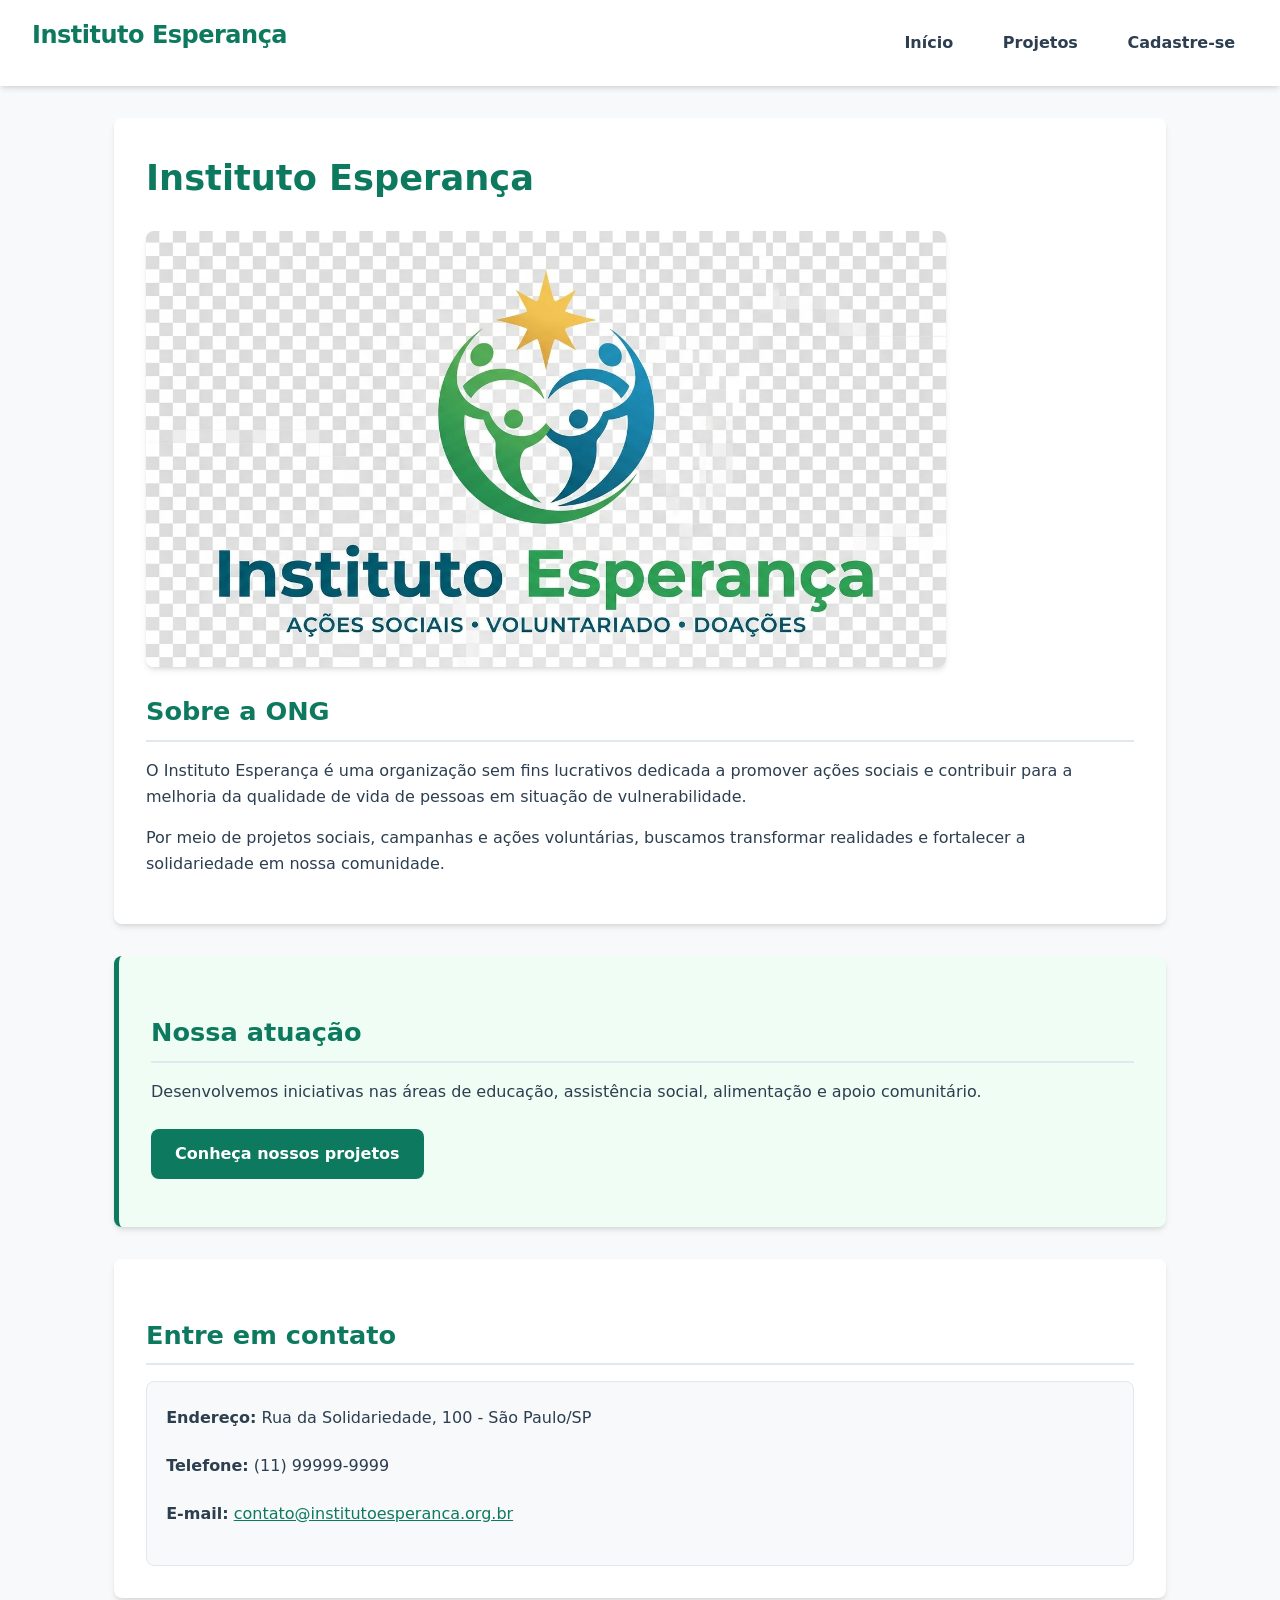
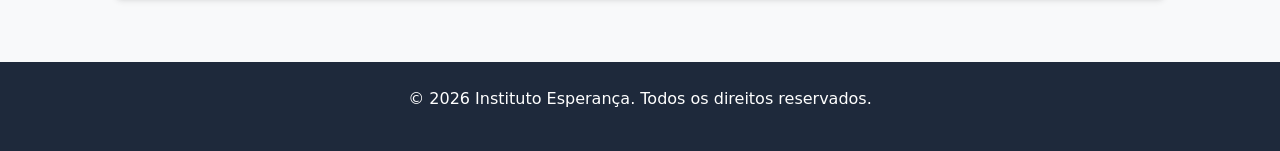
<file: index.html>
<!-- INDEX HTML -->
<!DOCTYPE html>
<html lang="pt-BR">
<head>
    <meta charset="UTF-8">
    <meta name="viewport" content="width=device-width, initial-scale=1.0">
    <meta name="description" content="Instituto Esperança - ações sociais, voluntariado e doações.">
    <link rel="stylesheet" href="css/global.css">
    <link rel="stylesheet" href="css/index.css">
    <title>Instituto Esperança | Início</title>
</head>
<body>
    <header>
        <p><strong>Instituto Esperança</strong></p>
        <nav aria-label="Navegação principal">
            <ul>
                <li><a href="index.html">Início</a></li>
                <li><a href="projetos.html">Projetos</a></li>
                <li><a href="cadastro.html">Cadastre-se</a></li>
            </ul>
        </nav>
    </header>

    <main>
        <section id="apresentacao">
            <h1>Instituto Esperança</h1>
            <img src="assets/ong.jpeg"
                 alt="Voluntários do Instituto Esperança realizando uma ação social"
                 width="800" height="450">
            <h2>Sobre a ONG</h2>
            <p>
                O Instituto Esperança é uma organização sem fins lucrativos
                dedicada a promover ações sociais e contribuir para a melhoria
                da qualidade de vida de pessoas em situação de vulnerabilidade.
            </p>
            <p>
                Por meio de projetos sociais, campanhas e ações voluntárias,
                buscamos transformar realidades e fortalecer a solidariedade
                em nossa comunidade.
            </p>
        </section>

        <section id="atuacao">
            <h2>Nossa atuação</h2>
            <p>
                Desenvolvemos iniciativas nas áreas de educação, assistência
                social, alimentação e apoio comunitário.
            </p>
            <p><a href="projetos.html">Conheça nossos projetos</a></p>
        </section>

        <section id="contato">
            <h2>Entre em contato</h2>
            <address>
                <p><strong>Endereço:</strong> Rua da Solidariedade, 100 - São Paulo/SP</p>
                <p><strong>Telefone:</strong> (11) 99999-9999</p>
                <p><strong>E-mail:</strong>
                    <a href="mailto:contato@institutoesperanca.org.br">
                        contato@institutoesperanca.org.br
                    </a>
                </p>
            </address>
        </section>
    </main>

    <footer>
        <p>&copy; 2026 Instituto Esperança. Todos os direitos reservados.</p>
    </footer>
</body>
</html>
</file>
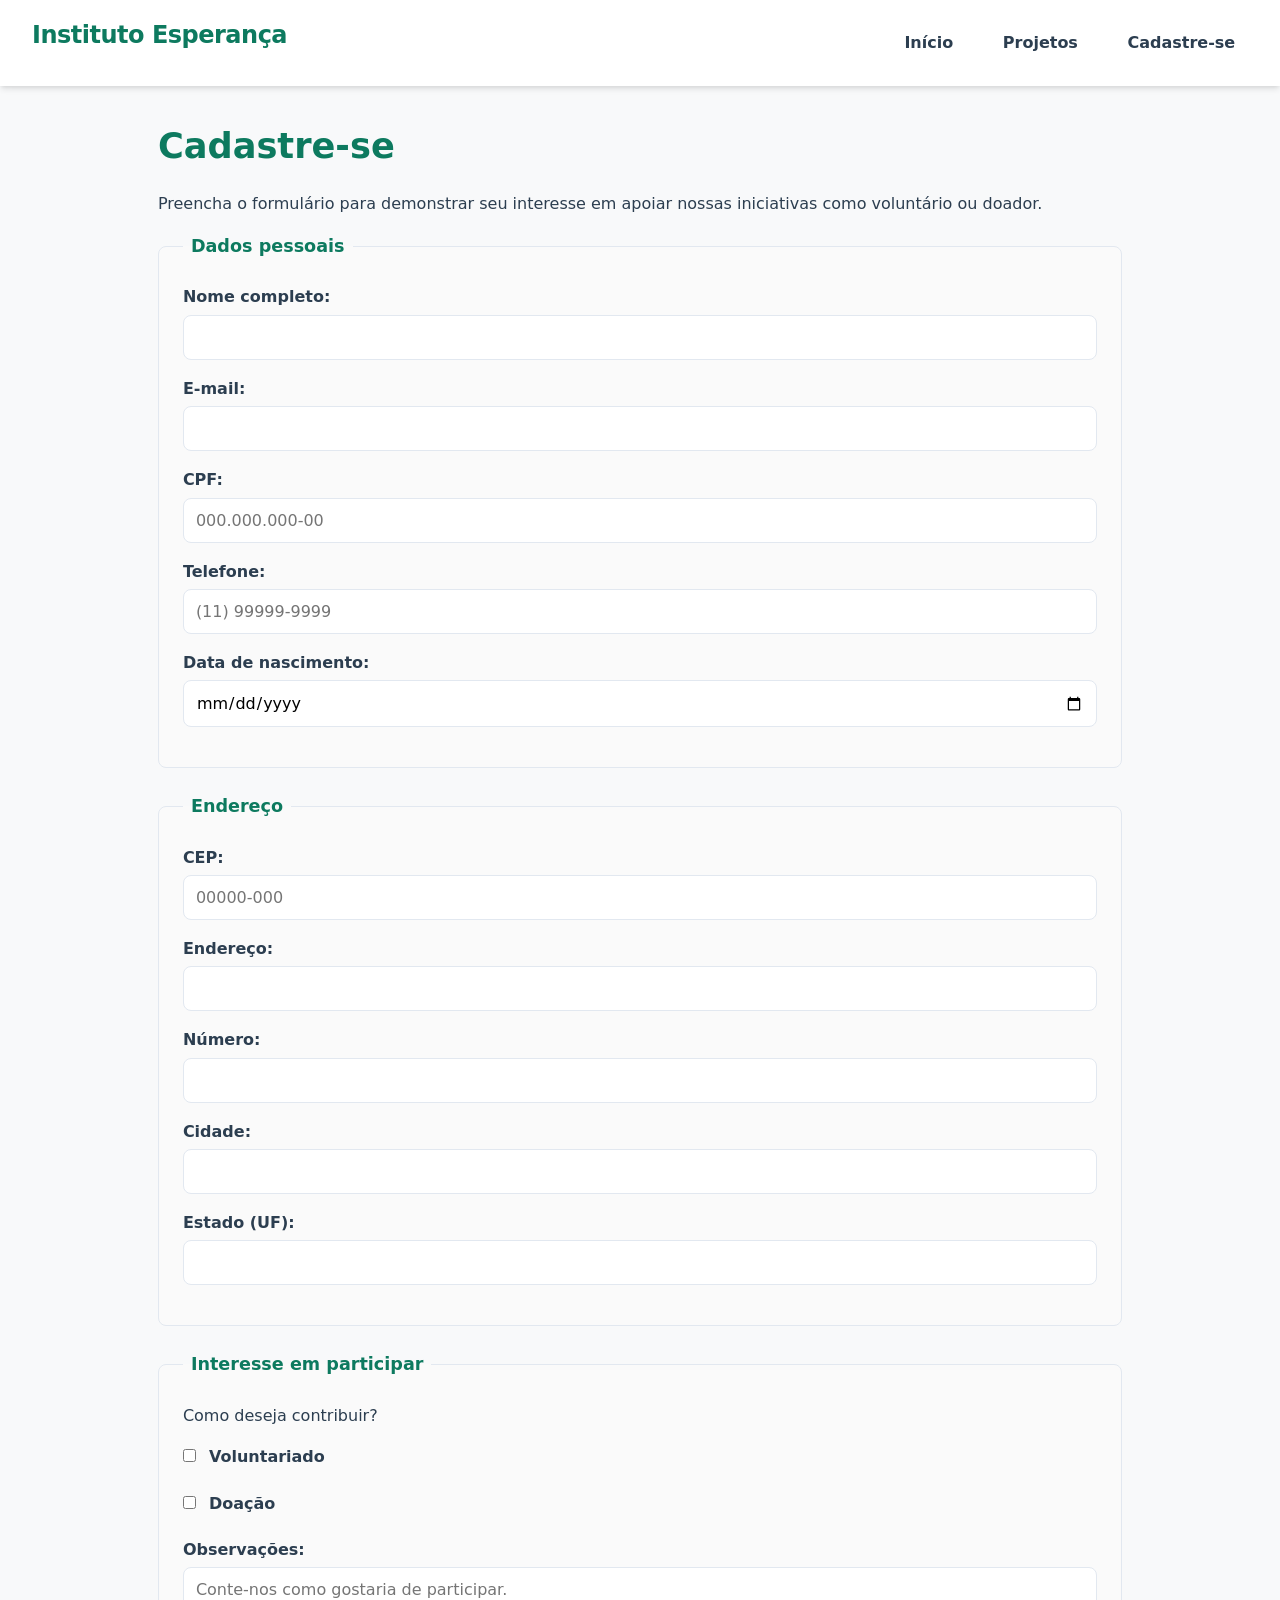
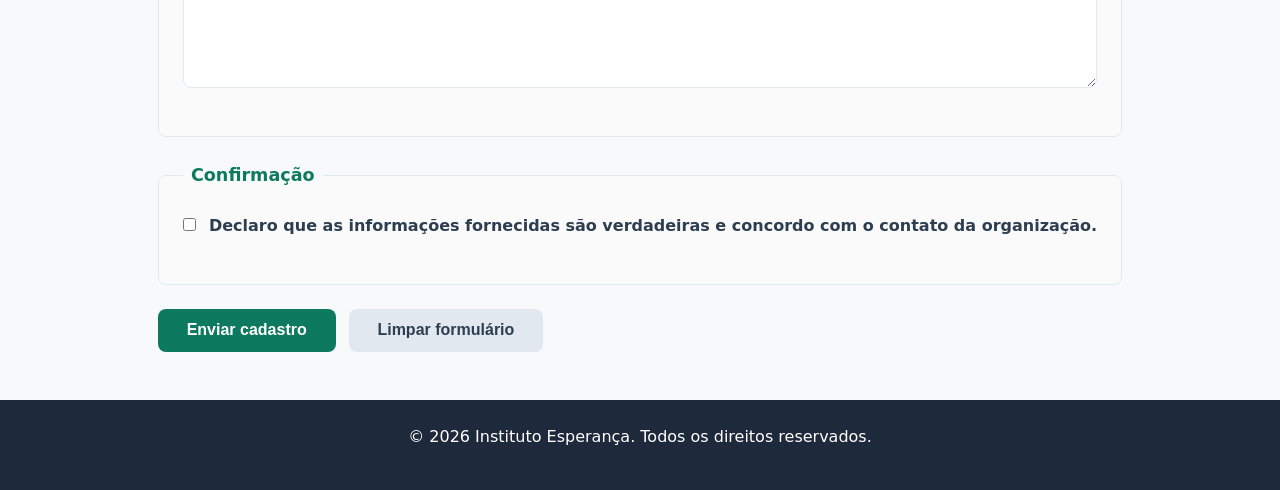
<file: cadastro.html>
<!-- CADASTRO HTML -->
<!DOCTYPE html>
<html lang="pt-BR">
<head>
    <meta charset="UTF-8">
    <meta name="viewport" content="width=device-width, initial-scale=1.0">
    <meta name="description" content="Cadastre-se para participar como voluntário ou apoiador do Instituto Esperança.">
    <link rel="stylesheet" href="css/global.css">
    <link rel="stylesheet" href="css/cadastro.css">
    <title>Instituto Esperança | Cadastro</title>
</head>
<body>
    <header>
        <p><strong>Instituto Esperança</strong></p>
        <nav aria-label="Navegação principal">
            <ul>
                <li><a href="index.html">Início</a></li>
                <li><a href="projetos.html">Projetos</a></li>
                <li><a href="cadastro.html">Cadastre-se</a></li>
            </ul>
        </nav>
    </header>

    <main>
        <h1>Cadastre-se</h1>
        <p>
            Preencha o formulário para demonstrar seu interesse em apoiar
            nossas iniciativas como voluntário ou doador.
        </p>

        <form action="#" method="post">
            <fieldset>
                <legend>Dados pessoais</legend>

                <p>
                    <label for="nome">Nome completo:</label><br>
                    <input type="text" id="nome" name="nome"
                           autocomplete="name" required minlength="3">
                </p>

                <p>
                    <label for="email">E-mail:</label><br>
                    <input type="email" id="email" name="email"
                           autocomplete="email" required>
                </p>

                <p>
                    <label for="cpf">CPF:</label><br>
                    <input type="text" id="cpf" name="cpf"
                           inputmode="numeric" autocomplete="off"
                           pattern="[0-9]{3}\\.?[0-9]{3}\\.?[0-9]{3}-?[0-9]{2}"
                           title="Informe um CPF no formato 000.000.000-00"
                           placeholder="000.000.000-00"
                           maxlength="14" required>
                </p>

                <p>
                    <label for="telefone">Telefone:</label><br>
                    <input type="tel" id="telefone" name="telefone"
                           inputmode="tel" autocomplete="tel"
                           pattern="\\([0-9]{2}\\)\\s?[0-9]{4,5}-[0-9]{4}"
                           title="Informe um telefone no formato (11) 99999-9999"
                           placeholder="(11) 99999-9999"
                           maxlength="15" required>
                </p>

                <p>
                    <label for="nascimento">Data de nascimento:</label><br>
                    <input type="date" id="nascimento" name="nascimento"
                           autocomplete="bday" required>
                </p>
            </fieldset>

            <fieldset>
                <legend>Endereço</legend>

                <p>
                    <label for="cep">CEP:</label><br>
                    <input type="text" id="cep" name="cep"
                           inputmode="numeric" autocomplete="postal-code"
                           pattern="[0-9]{5}-?[0-9]{3}"
                           title="Informe um CEP no formato 00000-000"
                           placeholder="00000-000"
                           maxlength="9" required>
                </p>

                <p>
                    <label for="endereco">Endereço:</label><br>
                    <input type="text" id="endereco" name="endereco"
                           autocomplete="street-address" required>
                </p>

                <p>
                    <label for="numero">Número:</label><br>
                    <input type="number" id="numero" name="numero"
                           min="1" inputmode="numeric" required>
                </p>

                <p>
                    <label for="cidade">Cidade:</label><br>
                    <input type="text" id="cidade" name="cidade"
                           autocomplete="address-level2" required>
                </p>

                <p>
                    <label for="estado">Estado (UF):</label><br>
                    <input type="text" id="estado" name="estado"
                           autocomplete="address-level1"
                           minlength="2" maxlength="2"
                           pattern="[A-Za-z]{2}"
                           title="Informe a sigla do estado com 2 letras"
                           required>
                </p>
            </fieldset>

            <fieldset>
                <legend>Interesse em participar</legend>

                <p>Como deseja contribuir?</p>

                <p>
                    <input type="checkbox" id="voluntario" name="interesse" value="voluntariado">
                    <label for="voluntario">Voluntariado</label>
                </p>

                <p>
                    <input type="checkbox" id="doador" name="interesse" value="doacao">
                    <label for="doador">Doação</label>
                </p>

                <p>
                    <label for="mensagem">Observações:</label><br>
                    <textarea id="mensagem" name="mensagem"
                              rows="5" cols="40"
                              placeholder="Conte-nos como gostaria de participar."></textarea>
                </p>
            </fieldset>

            <fieldset>
                <legend>Confirmação</legend>

                <p>
                    <input type="checkbox" id="termos" name="termos"
                           value="aceito" required>
                    <label for="termos">
                        Declaro que as informações fornecidas são verdadeiras
                        e concordo com o contato da organização.
                    </label>
                </p>
            </fieldset>

            <p>
                <button type="submit">Enviar cadastro</button>
                <button type="reset">Limpar formulário</button>
            </p>
        </form>
    </main>

    <footer>
        <p>&copy; 2026 Instituto Esperança. Todos os direitos reservados.</p>
    </footer>
</body>
</html>
</file>
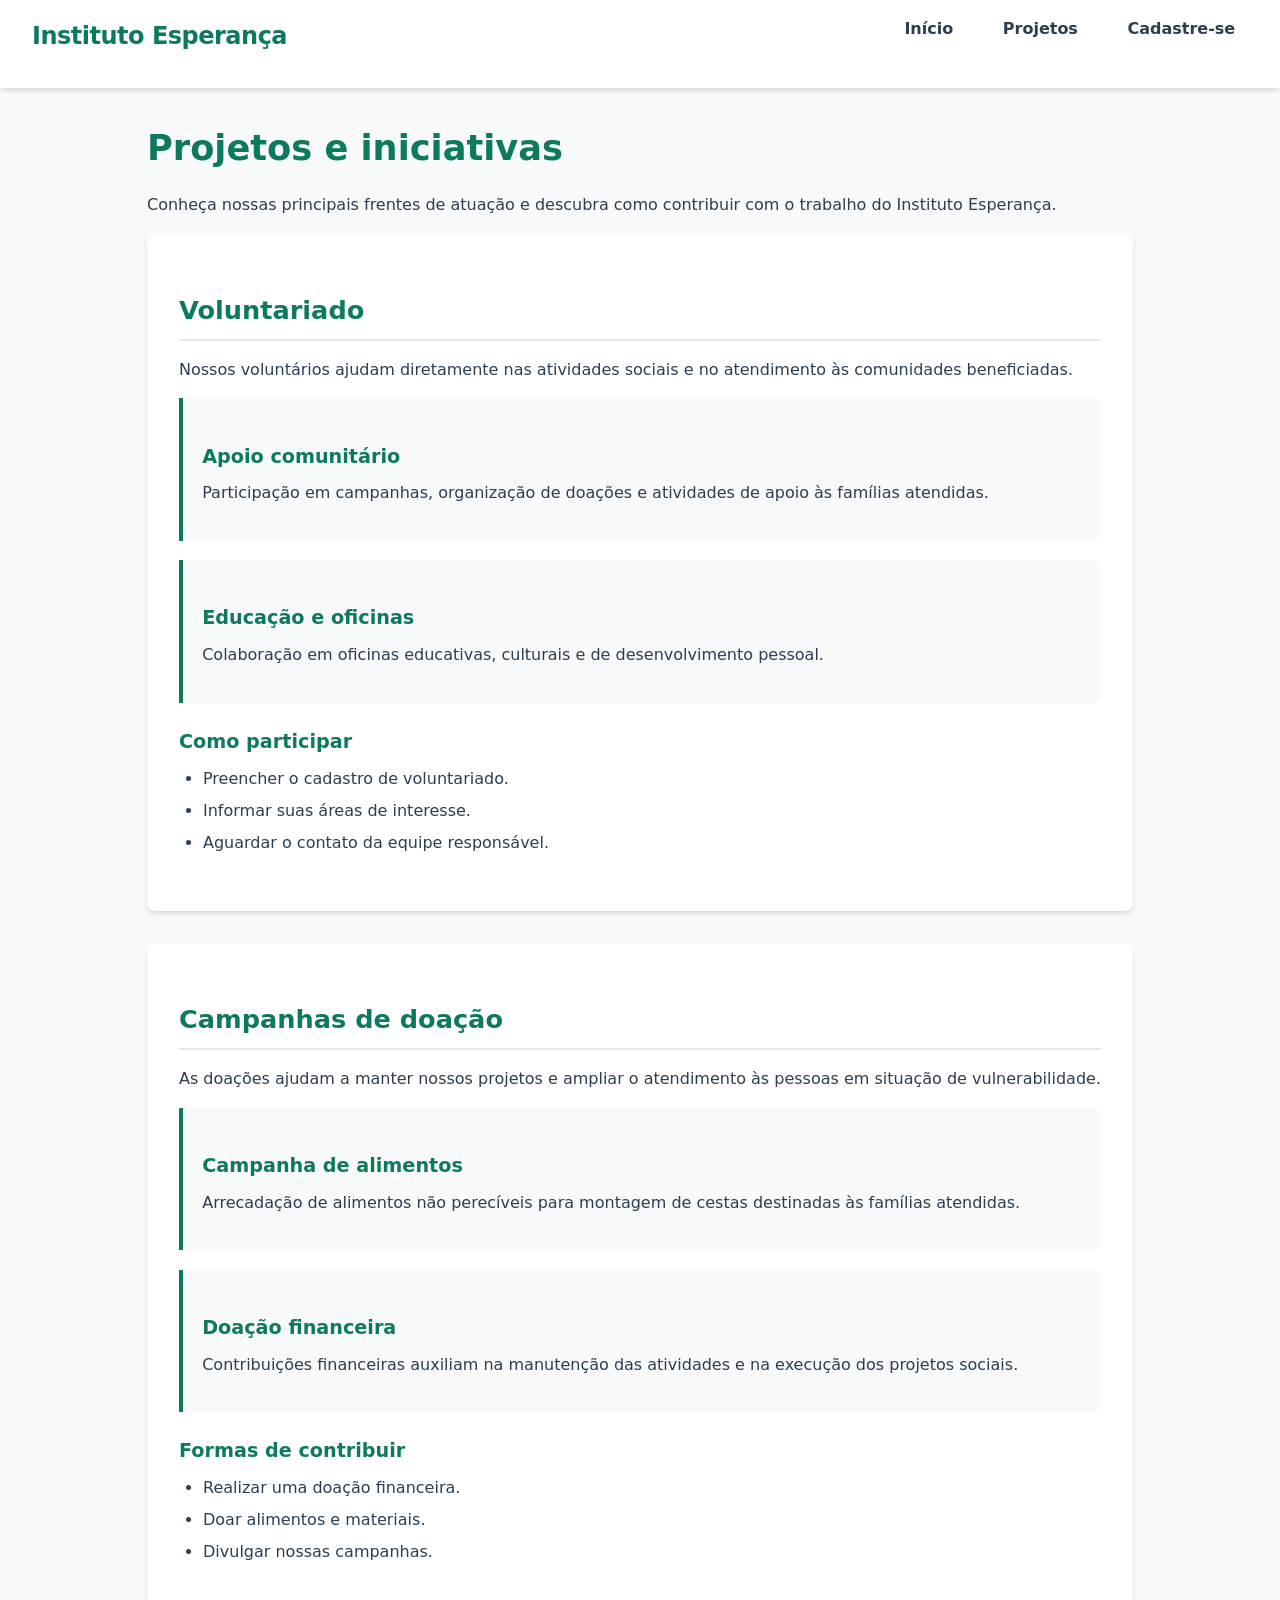
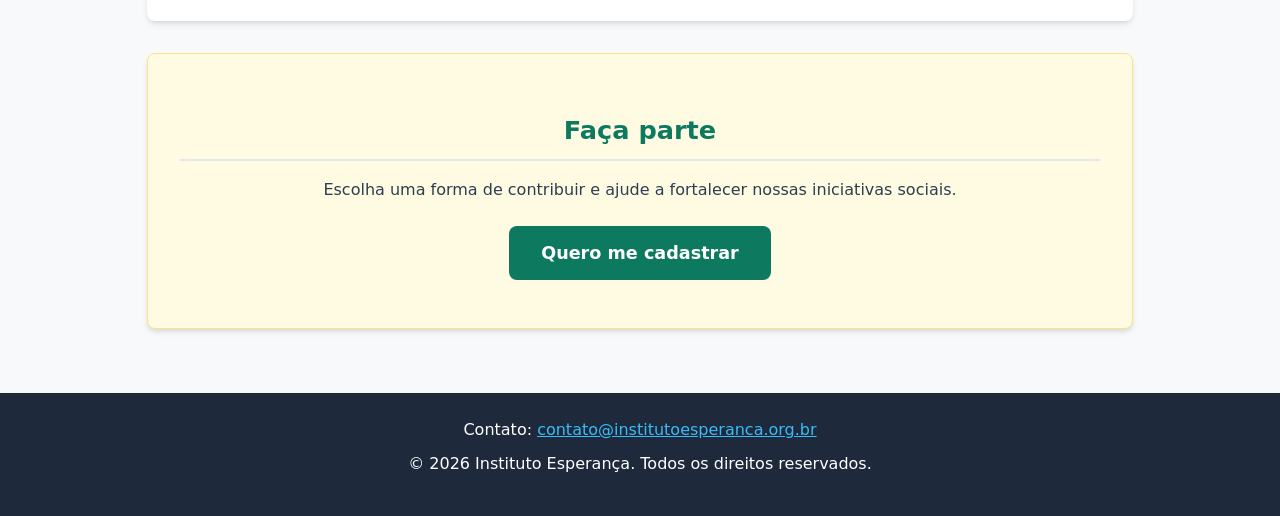
<file: projetos.html>
<!-- PROJETOS HTML -->
<!DOCTYPE html>
<html lang="pt-BR">
<head>
    <meta charset="UTF-8">
    <meta name="viewport" content="width=device-width, initial-scale=1.0">
    <meta name="description" content="Conheça os projetos sociais, campanhas de doação e oportunidades de voluntariado do Instituto Esperança.">
    <link rel="stylesheet" href="css/global.css">
    <link rel="stylesheet" href="css/projetos.css">
    <title>Instituto Esperança | Projetos</title>
</head>
<body>
    <header>
        <p><strong>Instituto Esperança</strong></p>
        <nav aria-label="Navegação principal">
            <ul>
                <li><a href="index.html">Início</a></li>
                <li><a href="projetos.html">Projetos</a></li>
                <li><a href="cadastro.html">Cadastre-se</a></li>
            </ul>
        </nav>
    </header>

    <main>
        <h1>Projetos e iniciativas</h1>
        <p>
            Conheça nossas principais frentes de atuação e descubra como
            contribuir com o trabalho do Instituto Esperança.
        </p>

        <section id="voluntariado">
            <h2>Voluntariado</h2>
            <p>
                Nossos voluntários ajudam diretamente nas atividades sociais
                e no atendimento às comunidades beneficiadas.
            </p>

            <article>
                <h3>Apoio comunitário</h3>
                <p>
                    Participação em campanhas, organização de doações e
                    atividades de apoio às famílias atendidas.
                </p>
            </article>

            <article>
                <h3>Educação e oficinas</h3>
                <p>
                    Colaboração em oficinas educativas, culturais e de
                    desenvolvimento pessoal.
                </p>
            </article>

            <h3>Como participar</h3>
            <ul>
                <li>Preencher o cadastro de voluntariado.</li>
                <li>Informar suas áreas de interesse.</li>
                <li>Aguardar o contato da equipe responsável.</li>
            </ul>
        </section>

        <section id="doacoes">
            <h2>Campanhas de doação</h2>
            <p>
                As doações ajudam a manter nossos projetos e ampliar o
                atendimento às pessoas em situação de vulnerabilidade.
            </p>

            <article>
                <h3>Campanha de alimentos</h3>
                <p>
                    Arrecadação de alimentos não perecíveis para montagem
                    de cestas destinadas às famílias atendidas.
                </p>
            </article>

            <article>
                <h3>Doação financeira</h3>
                <p>
                    Contribuições financeiras auxiliam na manutenção das
                    atividades e na execução dos projetos sociais.
                </p>
            </article>

            <h3>Formas de contribuir</h3>
            <ul>
                <li>Realizar uma doação financeira.</li>
                <li>Doar alimentos e materiais.</li>
                <li>Divulgar nossas campanhas.</li>
            </ul>
        </section>

        <section id="participacao">
            <h2>Faça parte</h2>
            <p>
                Escolha uma forma de contribuir e ajude a fortalecer nossas
                iniciativas sociais.
            </p>
            <p><a href="cadastro.html">Quero me cadastrar</a></p>
        </section>
    </main>

    <footer>
        <address>
            Contato: <a href="mailto:contato@institutoesperanca.org.br">
                contato@institutoesperanca.org.br
            </a>
        </address>
        <p>&copy; 2026 Instituto Esperança. Todos os direitos reservados.</p>
    </footer>
</body>
</html>
</file>
<file: css/global.css>
/* ==========================================================================
   CONFIGURAÇÕES GERAIS, NAVEGAÇÃO E RODAPÉ (GLOBAL)
   ========================================================================== */
:root {
  --primary-color: #0d7a5f;       /* Verde institucional */
  --primary-hover: #085642;
  --secondary-color: #f39c12;     /* Amarelo/Dourado de acento */
  --text-color: #2c3e50;
  --light-bg: #f8f9fa;
  --white: #ffffff;
  --border-color: #e2e8f0;
  --shadow: 0 4px 6px -1px rgba(0, 0, 0, 0.1), 0 2px 4px -1px rgba(0, 0, 0, 0.06);
  --radius: 8px;
  --font-family: 'Segoe UI', system-ui, -apple-system, sans-serif;
}

* {
  box-sizing: border-box;
  margin: 0;
  padding: 0;
}

body {
  font-family: var(--font-family);
  line-height: 1.6;
  color: var(--text-color);
  background-color: var(--light-bg);
  display: flex;
  flex-direction: column;
  min-height: 100vh;
}

/* Header & Nav */
header {
  background-color: var(--white);
  box-shadow: var(--shadow);
  position: sticky;
  top: 0;
  z-index: 1000;
  padding: 1rem 2rem;
  display: flex;
  justify-content: space-between;
  align-items: center;
  flex-wrap: wrap;
}

header p strong {
  font-size: 1.5rem;
  color: var(--primary-color);
  letter-spacing: -0.5px;
}

nav ul {
  display: flex;
  list-style: none;
  gap: 1.5rem;
}

nav a {
  text-decoration: none;
  color: var(--text-color);
  font-weight: 600;
  transition: color 0.3s ease, background-color 0.3s ease;
  padding: 0.5rem 0.8rem;
  border-radius: var(--radius);
}

nav a:hover {
  color: var(--primary-color);
  background-color: rgba(13, 122, 95, 0.08);
}

/* Layout Principal */
main {
  max-width: 1100px;
  margin: 2rem auto;
  padding: 0 1.5rem;
  flex: 1;
}

section {
  background: var(--white);
  padding: 2rem;
  margin-bottom: 2rem;
  border-radius: var(--radius);
  box-shadow: var(--shadow);
}

/* Tipografia Comum */
h1 {
  font-size: 2.2rem;
  color: var(--primary-color);
  margin-bottom: 1rem;
}

h2 {
  font-size: 1.6rem;
  color: var(--primary-color);
  margin-top: 1.5rem;
  margin-bottom: 1rem;
  border-bottom: 2px solid var(--border-color);
  padding-bottom: 0.5rem;
}

p {
  margin-bottom: 1rem;
}

a {
  color: var(--primary-color);
  text-decoration: underline;
}

a:hover {
  color: var(--primary-hover);
}

/* Footer */
footer {
  background-color: #1e293b;
  color: var(--white);
  text-align: center;
  padding: 1.5rem;
  margin-top: auto;
}

footer address {
  font-style: normal;
  margin-bottom: 0.5rem;
}

footer a {
  color: #38bdf8;
}

/* Responsividade Global */
@media (max-width: 768px) {
  header {
    flex-direction: column;
    align-items: flex-start;
    gap: 1rem;
  }

  nav ul {
    width: 100%;
    justify-content: space-between;
  }

  main {
    padding: 0 1rem;
    margin: 1rem auto;
  }

  section {
    padding: 1.25rem;
  }
}
</file>
<file: css/index.css>
/* ==========================================================================
   ESTILOS ESPECÍFICOS - INDEX.HTML (PÁGINA INICIAL)
   ========================================================================== */

/* Imagem da Apresentação */
#apresentacao img {
  max-width: 100%;
  height: auto;
  border-radius: var(--radius);
  margin: 1.5rem 0;
  box-shadow: var(--shadow);
  display: block;
}

/* Bloco de Atuação */
#atuacao {
  background-color: #f0fdf4;
  border-left: 5px solid var(--primary-color);
}

#atuacao a {
  display: inline-block;
  background-color: var(--primary-color);
  color: var(--white);
  padding: 0.75rem 1.5rem;
  border-radius: var(--radius);
  text-decoration: none;
  font-weight: bold;
  margin-top: 0.5rem;
  transition: background-color 0.3s ease;
}

#atuacao a:hover {
  background-color: var(--primary-hover);
}

/* Bloco de Contato */
#contato address {
  font-style: normal;
  line-height: 2;
  background: var(--light-bg);
  padding: 1.2rem;
  border-radius: var(--radius);
  border: 1px solid var(--border-color);
}
</file>
<file: css/cadastro.css>
/* ==========================================================================
   ESTILOS ESPECÍFICOS - CADASTRO.HTML
   ========================================================================== */

form {
  display: flex;
  flex-direction: column;
  gap: 1.5rem;
}

fieldset {
  border: 1px solid var(--border-color);
  padding: 1.5rem;
  border-radius: var(--radius);
  background-color: #fafafa;
}

legend {
  font-weight: bold;
  color: var(--primary-color);
  padding: 0 0.5rem;
  font-size: 1.1rem;
}

form p {
  margin-bottom: 1rem;
}

label {
  font-weight: 600;
  margin-bottom: 0.3rem;
  display: inline-block;
}

/* Campos de entrada de texto e seleção */
input[type="text"],
input[type="email"],
input[type="tel"],
input[type="date"],
input[type="number"],
textarea {
  width: 100%;
  padding: 0.75rem;
  border: 1px solid var(--border-color);
  border-radius: var(--radius);
  font-family: inherit;
  font-size: 1rem;
  transition: border-color 0.3s, box-shadow 0.3s;
}

input:focus,
textarea:focus {
  outline: none;
  border-color: var(--primary-color);
  box-shadow: 0 0 0 3px rgba(13, 122, 95, 0.2);
}

/* Checkbox */
input[type="checkbox"] {
  width: auto;
  margin-right: 0.5rem;
  accent-color: var(--primary-color);
}

/* Botões do Formulário */
button {
  padding: 0.8rem 1.8rem;
  font-size: 1rem;
  font-weight: bold;
  border: none;
  border-radius: var(--radius);
  cursor: pointer;
  transition: background-color 0.3s ease;
  margin-right: 0.5rem;
}

button[type="submit"] {
  background-color: var(--primary-color);
  color: var(--white);
}

button[type="submit"]:hover {
  background-color: var(--primary-hover);
}

button[type="reset"] {
  background-color: #e2e8f0;
  color: var(--text-color);
}

button[type="reset"]:hover {
  background-color: #cbd5e1;
}

@media (max-width: 768px) {
  button {
    width: 100%;
    margin-bottom: 0.5rem;
  }
}
</file>
<file: css/projetos.css>
/* ==========================================================================
   ESTILOS ESPECÍFICOS - PROJETOS.HTML
   ========================================================================== */

/* Cards/Artigos de Projetos e Campanhas */
article {
  background-color: var(--light-bg);
  border-left: 4px solid var(--primary-color);
  padding: 1.2rem;
  margin-bottom: 1.2rem;
  border-radius: 0 var(--radius) var(--radius) 0;
}

article h3 {
  font-size: 1.25rem;
  color: var(--text-color);
  margin-bottom: 0.5rem;
}

/* Subtítulos de Seção */
#voluntariado h3,
#doacoes h3 {
  font-size: 1.2rem;
  color: var(--primary-color);
  margin-top: 1.5rem;
  margin-bottom: 0.5rem;
}

/* Listas de participação e contribuição */
ul {
  margin-left: 1.5rem;
  margin-bottom: 1.5rem;
}

li {
  margin-bottom: 0.4rem;
}

/* Chamada para Participação */
#participacao {
  text-align: center;
  background-color: #fffbe3;
  border: 1px solid #fce38a;
}

#participacao a {
  display: inline-block;
  background-color: var(--primary-color);
  color: var(--white);
  padding: 0.8rem 2rem;
  border-radius: var(--radius);
  text-decoration: none;
  font-weight: bold;
  font-size: 1.1rem;
  margin-top: 0.5rem;
  transition: background-color 0.3s ease;
}

#participacao a:hover {
  background-color: var(--primary-hover);
}
</file>
